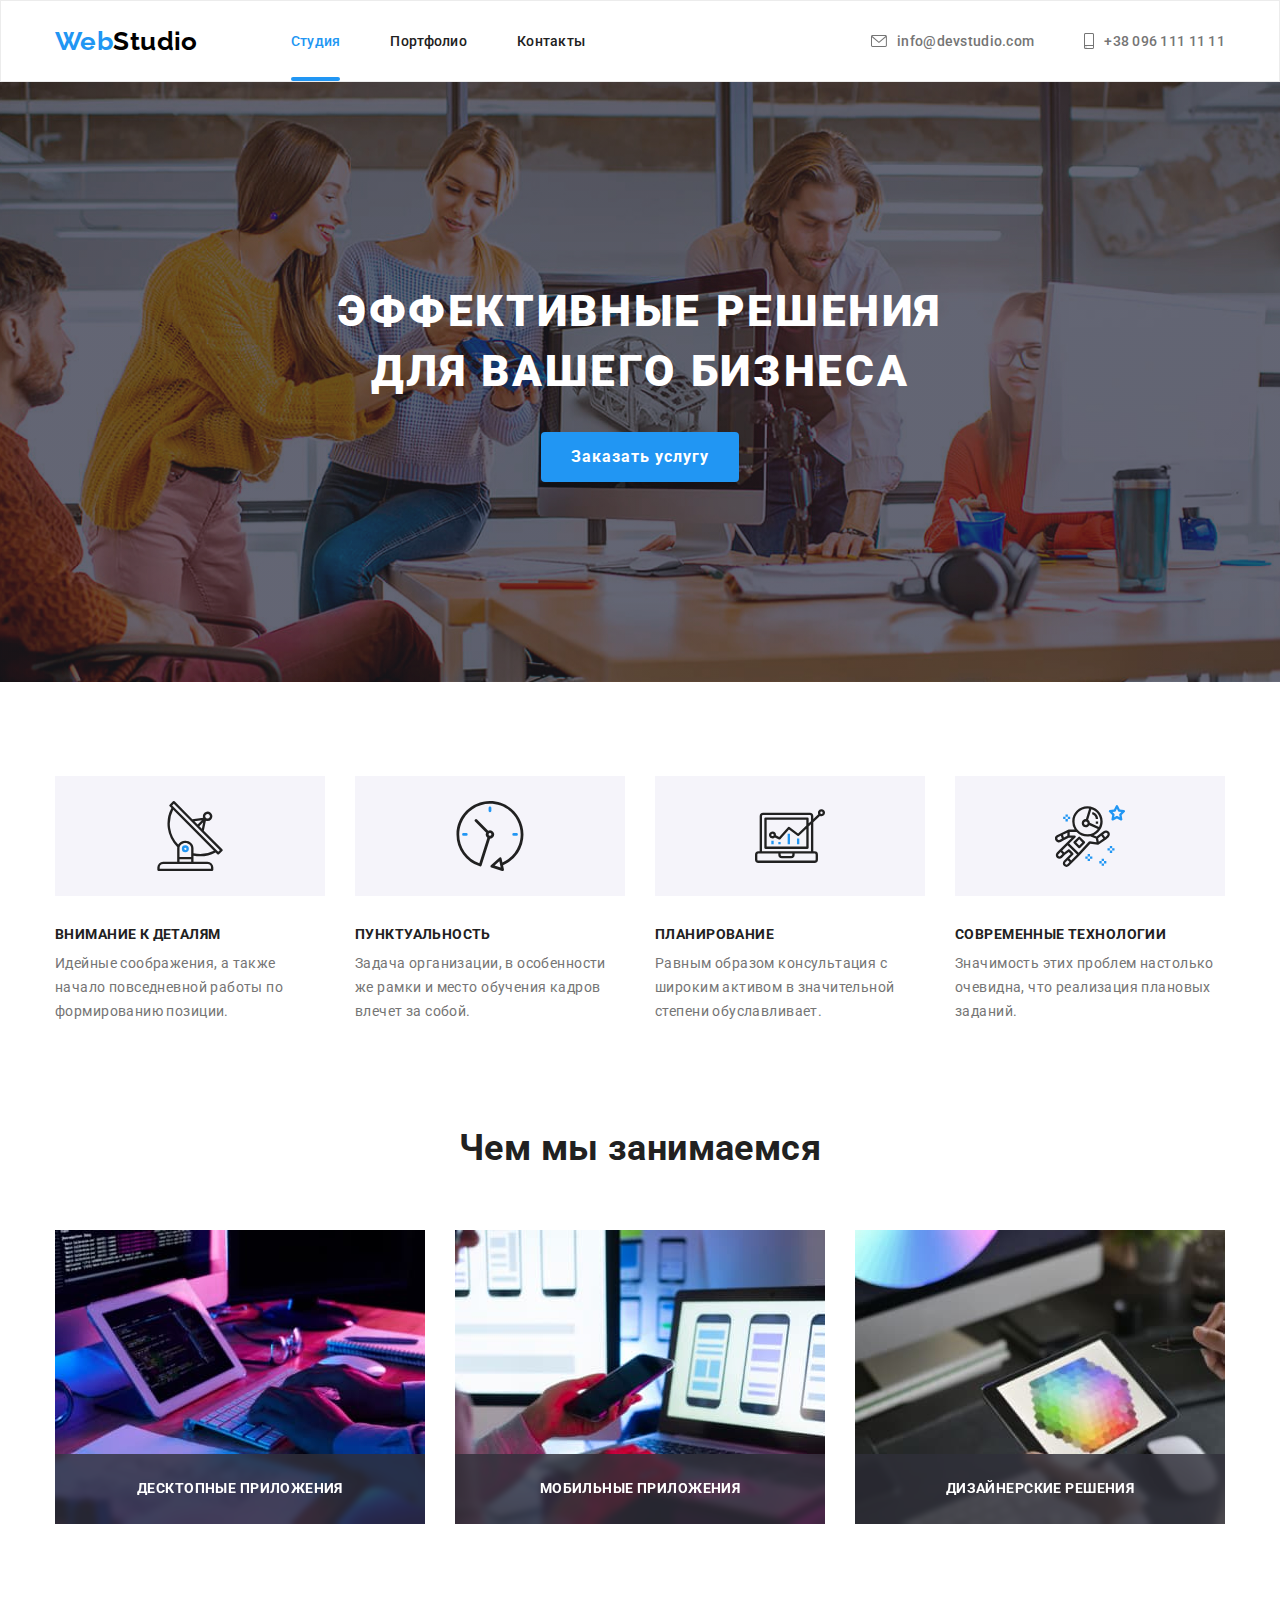
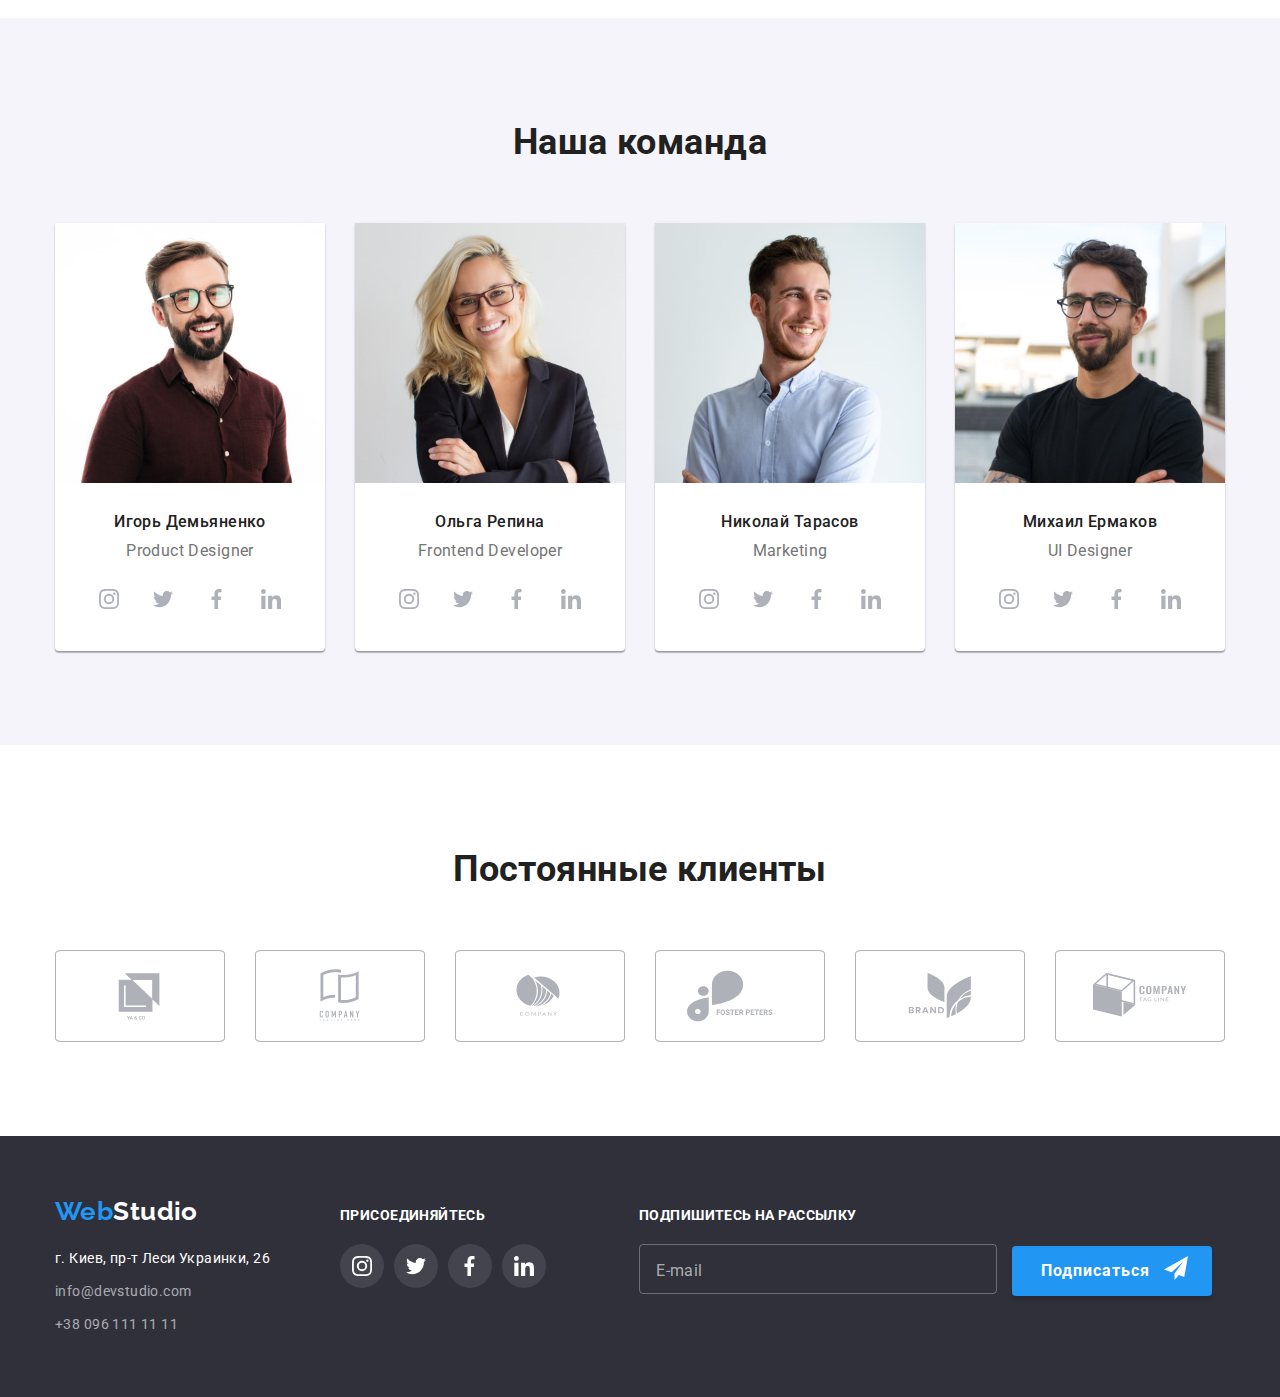
<file: index.html>
<!DOCTYPE html>
<html lang="ru">
  <head>
    <meta charset="UTF-8" />
    <meta http-equiv="X-UA-Compatible" content="IE=edge" />
    <meta name="viewport" content="width=device-width, initial-scale=1.0" />
    <title>Студия</title>
    <link rel="preconnect" href="https://fonts.googleapis.com" />
    <link rel="preconnect" href="https://fonts.gstatic.com" crossorigin />
    <!-- font styles start -->
    <link
      href="https://fonts.googleapis.com/css2?family=Raleway:wght@700&family=Roboto:wght@400;500;700;900&display=swap"
      rel="stylesheet"
    />
    <!-- font styles end -->

    <!-- normalize styles start -->
    <link
      rel="stylesheet"
      href="https://cdn.jsdelivr.net/npm/modern-normalize@1.1.0/modern-normalize.min.css"
    />
    <!-- normalize styles end -->

    <!-- custom styles start -->
    <link rel="stylesheet" href="./css/main.min.css" />
    <!-- custom styles end -->
  </head>

  <body data-body>
    <!-- Секція хедер -->
    <header class="header">
      <div class="container header__container">
        <!--Навігація  -->

        <nav class="nav">
          <a class="logo" href="./index.html" lang="en">
            Web<span class="logo--black nav__logo">Studio</span></a
          >
          <ul class="nav__list">
            <li class="nav__item lists">
              <a class="nav__link links nav__link--current" href="./index.html"
                >Студия</a
              >
            </li>

            <li class="nav__item lists">
              <a class="nav__link links" href="./portfolio.html">Портфолио</a>
            </li>
            <li class="nav__item lists">
              <a class="nav__link links" href="">Контакты</a>
            </li>
          </ul>
        </nav>
        <!-- Контакти -->
        <ul class="contact">
          <li class="contact__list lists">
            <a class="contact__item links" href="mailto:info@devstudio.com">
              <svg class="contact__icon" width="16" height="12">
                <use href="./images/icons.svg#icon-mail"></use>
              </svg>
              info@devstudio.com</a
            >
          </li>

          <li class="contact__list lists">
            <a class="contact__item links" href="tel:+380961111111">
              <svg class="contact__icon" width="10" height="16">
                <use href="./images/icons.svg#icon-tel"></use>
              </svg>
              +38 096 111 11 11</a
            >
          </li>
        </ul>
      </div>
    </header>

    <main>
      <!-- Секція Hero -->
      <section class="hero sections">
        <div class="container hero-box">
          <h1 class="hero__title">Эффективные решения для вашего бизнеса</h1>
          <button class="btn" type="button" data-modal-open>
            Заказать услугу
          </button>
        </div>
      </section>

      <!-- Секція переваги -->
      <section class="benefits sections">
        <div class="container">
          <h2 class="visually-hidden" hidden>Преимущества</h2>

          <ul class="lists benefits__list">
            <li class="benefits__item">
              <div class="benefits__wraper">
                <svg class="benefits__icon" width="70" height="70">
                  <use href="./images/icons.svg#icon-benefits1"></use>
                </svg>
              </div>
              <h3 class="benefits__title">Внимание к деталям</h3>
              <p class="benefits__text">
                Идейные соображения, а также начало повседневной работы по
                формированию позиции.
              </p>
            </li>

            <li class="benefits__item">
              <div class="benefits__wraper">
                <svg class="benefits__icon" width="70" height="70">
                  <use href="./images/icons.svg#icon-benefits2"></use>
                </svg>
              </div>
              <h3 class="benefits__title">Пунктуальность</h3>
              <p class="benefits__text">
                Задача организации, в особенности же рамки и место обучения
                кадров влечет за собой.
              </p>
            </li>

            <li class="benefits__item">
              <div class="benefits__wraper">
                <svg class="benefits__icon" width="70" height="70">
                  <use href="./images/icons.svg#icon-benefits3"></use>
                </svg>
              </div>
              <h3 class="benefits__title">Планирование</h3>
              <p class="benefits__text">
                Равным образом консультация с широким активом в значительной
                степени обуславливает.
              </p>
            </li>

            <li class="benefits__item">
              <div class="benefits__wraper">
                <svg class="benefits__icon" width="70" height="70">
                  <use href="./images/icons.svg#icon-benefits4"></use>
                </svg>
              </div>
              <h3 class="benefits__title">Современные технологии</h3>
              <p class="benefits__text">
                Значимость этих проблем настолько очевидна, что реализация
                плановых заданий.
              </p>
            </li>
          </ul>
        </div>
      </section>

      <!-- Секція чим ми займаємось -->

      <section class="doing">
        <div class="container">
          <h2 class="title">Чем мы занимаемся</h2>
          <ul class="doing__list">
            <li class="lists doing__item">
              <img
                src="./images/box-1.jpg"
                alt="Десктопные приложения"
                width="370"
                height="294"
              />

              <div class="doing-overlay">
                <p class="doing-overlay__text">Десктопные приложения</p>
              </div>
            </li>

            <li class="lists doing__item">
              <img
                src="./images/box-2.jpg"
                alt="Мобильные приложения"
                width="370"
                height="294"
              />

              <div class="doing-overlay">
                <p class="doing-overlay__text">Мобильные приложения</p>
              </div>
            </li>

            <li class="lists doing__item">
              <img
                src="./images/box-3.jpg"
                alt="Дизайнерские решения"
                width="370"
                height="294"
              />

              <div class="doing-overlay">
                <p class="doing-overlay__text">Дизайнерские решения</p>
              </div>
            </li>
          </ul>
        </div>
      </section>

      <!-- Секція наша команда -->

      <section class="sections team">
        <div class="container">
          <h2 class="title">Наша команда</h2>

          <ul class="team__list">
            <li class="lists team__item">
              <div class="team--shadow">
                <img
                  class="team__image"
                  src="./images/img-1.jpg"
                  alt="Игорь Демьяненко"
                  width="270"
                  height="260"
                />
                <div class="team__box">
                  <h3 class="team__title">Игорь Демьяненко</h3>
                  <p class="team__text" lang="en">Product Designer</p>

                  <ul class="social-contact">
                    <li class="social-contact__item">
                      <a
                        class="social-contact__link"
                        href=""
                        target="_blank"
                        rel="noopener noreferrer"
                        aria-label="Instagram"
                      >
                        <svg class="social-contact__img" width="20" height="20">
                          <use href="./images/icons.svg#icon-instagram"></use>
                        </svg>
                      </a>
                    </li>

                    <li class="social-contact__item">
                      <a
                        class="social-contact__link"
                        href=""
                        target="_blank"
                        rel="noopener noreferrer"
                        aria-label="twitter"
                      >
                        <svg class="social-contact__img" width="20" height="20">
                          <use href="./images/icons.svg#icon-twitter"></use>
                        </svg>
                      </a>
                    </li>

                    <li class="social-contact__item">
                      <a
                        class="social-contact__link"
                        href=""
                        target="_blank"
                        rel="noopener noreferrer"
                        aria-label="facebook"
                      >
                        <svg class="social-contact__img" width="20" height="20">
                          <use href="./images/icons.svg#icon-facebook"></use>
                        </svg>
                      </a>
                    </li>

                    <li class="social-contact__item">
                      <a
                        class="social-contact__link"
                        href=""
                        target="_blank"
                        rel="noopener noreferrer"
                        aria-label="linkedin"
                      >
                        <svg class="social-contact__img" width="20" height="20">
                          <use href="./images/icons.svg#icon-linkedin"></use>
                        </svg>
                      </a>
                    </li>
                  </ul>
                </div>
              </div>
            </li>

            <li class="lists team__item">
              <div class="team--shadow">
                <img
                  class="team__image"
                  src="./images/img-2.jpg"
                  alt="Ольга Репина"
                  width="270"
                  height="260"
                />
                <div class="team__box">
                  <h3 class="team__title">Ольга Репина</h3>
                  <p class="team__text" lang="en">Frontend Developer</p>

                  <ul class="social-contact">
                    <li class="social-contact__item">
                      <a
                        class="social-contact__link"
                        href=""
                        target="_blank"
                        rel="noopener noreferrer"
                        aria-label="Instagram"
                      >
                        <svg class="social-contact__img" width="20" height="20">
                          <use href="./images/icons.svg#icon-instagram"></use>
                        </svg>
                      </a>
                    </li>

                    <li class="social-contact__item">
                      <a
                        class="social-contact__link"
                        href=""
                        target="_blank"
                        rel="noopener noreferrer"
                        aria-label="twitter"
                      >
                        <svg class="social-contact__img" width="20" height="20">
                          <use href="./images/icons.svg#icon-twitter"></use>
                        </svg>
                      </a>
                    </li>

                    <li class="social-contact__item">
                      <a
                        class="social-contact__link"
                        href=""
                        target="_blank"
                        rel="noopener noreferrer"
                        aria-label="facebook"
                      >
                        <svg class="social-contact__img" width="20" height="20">
                          <use href="./images/icons.svg#icon-facebook"></use>
                        </svg>
                      </a>
                    </li>

                    <li class="social-contact__item">
                      <a
                        class="social-contact__link"
                        href=""
                        target="_blank"
                        rel="noopener noreferrer"
                        aria-label="linkedin"
                      >
                        <svg class="social-contact__img" width="20" height="20">
                          <use href="./images/icons.svg#icon-linkedin"></use>
                        </svg>
                      </a>
                    </li>
                  </ul>
                </div>
              </div>
            </li>

            <li class="lists team__item">
              <div class="team--shadow">
                <img
                  class="team__image"
                  src="./images/img3.jpg"
                  alt="Николай Тарасов"
                  width="270"
                  height="260"
                />
                <div class="team__box">
                  <h3 class="team__title">Николай Тарасов</h3>
                  <p class="team__text" lang="en">Marketing</p>

                  <ul class="social-contact">
                    <li class="social-contact__item">
                      <a
                        class="social-contact__link"
                        href=""
                        target="_blank"
                        rel="noopener noreferrer"
                        aria-label="Instagram"
                      >
                        <svg class="social-contact__img" width="20" height="20">
                          <use href="./images/icons.svg#icon-instagram"></use>
                        </svg>
                      </a>
                    </li>

                    <li class="social-contact__item">
                      <a
                        class="social-contact__link"
                        href=""
                        target="_blank"
                        rel="noopener noreferrer"
                        aria-label="twitter"
                      >
                        <svg class="social-contact__img" width="20" height="20">
                          <use href="./images/icons.svg#icon-twitter"></use>
                        </svg>
                      </a>
                    </li>

                    <li class="social-contact__item">
                      <a
                        class="social-contact__link"
                        href=""
                        target="_blank"
                        rel="noopener noreferrer"
                        aria-label="facebook"
                      >
                        <svg class="social-contact__img" width="20" height="20">
                          <use href="./images/icons.svg#icon-facebook"></use>
                        </svg>
                      </a>
                    </li>

                    <li class="social-contact__item">
                      <a
                        class="social-contact__link"
                        href=""
                        target="_blank"
                        rel="noopener noreferrer"
                        aria-label="linkedin"
                      >
                        <svg class="social-contact__img" width="20" height="20">
                          <use href="./images/icons.svg#icon-linkedin"></use>
                        </svg>
                      </a>
                    </li>
                  </ul>
                </div>
              </div>
            </li>

            <li class="lists team__item">
              <div class="team--shadow">
                <img
                  class="team__image"
                  src="./images/img-4.jpg"
                  alt="Михаил Ермако"
                  width="270"
                  height="260"
                />
                <div class="team__box">
                  <h3 class="team__title">Михаил Ермаков</h3>
                  <p class="team__text" lang="en">UI Designer</p>

                  <ul class="social-contact">
                    <li class="social-contact__item">
                      <a
                        class="social-contact__link"
                        href=""
                        target="_blank"
                        rel="noopener noreferrer"
                        aria-label="Instagram"
                      >
                        <svg class="social-contact__img" width="20" height="20">
                          <use href="./images/icons.svg#icon-instagram"></use>
                        </svg>
                      </a>
                    </li>

                    <li class="social-contact__item">
                      <a
                        class="social-contact__link"
                        href=""
                        target="_blank"
                        rel="noopener noreferrer"
                        aria-label="twitter"
                      >
                        <svg class="social-contact__img" width="20" height="20">
                          <use href="./images/icons.svg#icon-twitter"></use>
                        </svg>
                      </a>
                    </li>

                    <li class="social-contact__item">
                      <a
                        class="social-contact__link"
                        href=""
                        target="_blank"
                        rel="noopener noreferrer"
                        aria-label="facebook"
                      >
                        <svg class="social-contact__img" width="20" height="20">
                          <use href="./images/icons.svg#icon-facebook"></use>
                        </svg>
                      </a>
                    </li>

                    <li class="social-contact__item">
                      <a
                        class="social-contact__link"
                        href=""
                        target="_blank"
                        rel="noopener noreferrer"
                        aria-label="linkedin"
                      >
                        <svg class="social-contact__img" width="20" height="20">
                          <use href="./images/icons.svg#icon-linkedin"></use>
                        </svg>
                      </a>
                    </li>
                  </ul>
                </div>
              </div>
            </li>
          </ul>
        </div>
      </section>

      <!-- Секція Постійні клієнти -->

      <section class="sections clients">
        <div class="container">
          <h2 class="title">Постоянные клиенты</h2>
          <ul class="clients__list">
            <li class="clients__item">
              <a
                class="links clients__link"
                href="#"
                target="_blank"
                rel="noopener noreferrer"
                aria-label="Client1"
              >
                <svg class="clients__icon" width="106" height="60">
                  <use href="./images/icons.svg#icon-client1"></use>
                </svg>
              </a>
            </li>

            <li class="clients__item">
              <a
                class="links clients__link"
                href="#"
                target="_blank"
                rel="noopener noreferrer"
                aria-label="Client2"
              >
                <svg class="clients__icon" width="106" height="60">
                  <use href="./images/icons.svg#icon-client2"></use>
                </svg>
              </a>
            </li>

            <li class="clients__item">
              <a
                class="links clients__link"
                href="#"
                target="_blank"
                rel="noopener noreferrer"
                aria-label="Client3"
              >
                <svg class="clients__icon" width="106" height="60">
                  <use href="./images/icons.svg#icon-client3"></use>
                </svg>
              </a>
            </li>

            <li class="clients__item">
              <a
                class="links clients__link"
                href="#"
                target="_blank"
                rel="noopener noreferrer"
                aria-label="Client4"
              >
                <svg class="clients__icon" width="106" height="60">
                  <use href="./images/icons.svg#icon-client4"></use>
                </svg>
              </a>
            </li>

            <li class="clients__item">
              <a
                class="links clients__link"
                href="#"
                target="_blank"
                rel="noopener noreferrer"
                aria-label="Client5"
              >
                <svg class="clients__icon" width="106" height="60">
                  <use href="./images/icons.svg#icon-client5"></use>
                </svg>
              </a>
            </li>

            <li class="clients__item">
              <a
                class="links clients__link"
                href="#"
                target="_blank"
                rel="noopener noreferrer"
                aria-label="Client6"
              >
                <svg class="clients__icon" width="106" height="60">
                  <use href="./images/icons.svg#icon-client6"></use>
                </svg>
              </a>
            </li>
          </ul>
        </div>
      </section>
    </main>
    <!-- Секція футер -->

    <footer class="footer">
      <div class="container footer-container">
        <div>
          <a href="./index.html" lang="en" class="logo">
            Web<span class="logo--white footer__logo">Studio</span></a
          >
          <address>
            <ul class="lists">
              <li class="footer-list">
                <a
                  class="links address"
                  href="https://goo.gl/maps/wfiKkDKAyTFL9xXX8"
                  target="_blank"
                  rel="noopener noreferrer"
                >
                  г. Киев, пр-т Леси Украинки, 26
                </a>
              </li>
              <li class="footer-list">
                <a class="links footer-link" href="mailto:info@devstudio.com"
                  >info@devstudio.com</a
                >
              </li>
              <li class="footer-list">
                <a class="links footer-link" href="tel:+380961111111"
                  >+38 096 111 11 11</a
                >
              </li>
            </ul>
          </address>
        </div>

        <div class="footer-contacts">
          <h3 class="footer-contacts__title">присоединяйтесь</h3>
          <ul class="footer-contacts__list">
            <li class="footer-contacts__item">
              <a
                class="footer-contacts__link"
                href=""
                target="_blank"
                rel="noopener noreferrer"
                aria-label="Instagram"
              >
                <svg class="footer-contacts__svg" width="20" height="20">
                  <use href="./images/icons.svg#icon-instagram"></use>
                </svg>
              </a>
            </li>

            <li class="footer-contacts__item">
              <a
                class="footer-contacts__link"
                href=""
                target="_blank"
                rel="noopener noreferrer"
                aria-label="Twitter"
              >
                <svg class="footer-contacts__svg" width="20" height="20">
                  <use href="./images/icons.svg#icon-twitter"></use>
                </svg>
              </a>
            </li>

            <li class="footer-contacts__item">
              <a
                class="footer-contacts__link"
                href=""
                target="_blank"
                rel="noopener noreferrer"
                aria-label="Facebook"
              >
                <svg class="footer-contacts__svg" width="20" height="20">
                  <use href="./images/icons.svg#icon-facebook"></use>
                </svg>
              </a>
            </li>

            <li class="footer-contacts__item">
              <a
                class="footer-contacts__link"
                href=""
                target="_blank"
                rel="noopener noreferrer"
                aria-label="linkedin"
              >
                <svg class="footer-contacts__svg" width="20" height="20">
                  <use href="./images/icons.svg#icon-linkedin"></use>
                </svg>
              </a>
            </li>
          </ul>
        </div>

        <div class="footer-form">
          <h3 class="footer-mail-title">Подпишитесь на рассылку</h3>
          <div class="footer-form-group">
            <form class="footer-form-mail" name="subscription-form">
              <div class="footer-field-group">
                <label>
                  <input
                    class="footer-input-field"
                    type="email"
                    name="user-email"
                    placeholder="E-mail"
                  />
                </label>
                <button class="btn footer-form-button" type="submit">
                  Подписаться
                </button>
                <svg class="send-img" width="24" height="24">
                  <use href="./images/icons.svg#icon-send"></use>
                </svg>
              </div>
            </form>
          </div>
        </div>
      </div>
    </footer>

    <!-- modal window -->

    <div class="backdrop is-hidden" data-modal>
      <div class="modal">
        <button class="modal-close-btn" type="button" data-modal-close>
          <svg class="modal-close-svg" width="11" height="11">
            <use href="./images/icons.svg#icon-close-icon"></use>
          </svg>
        </button>

        <div class="modal-form-group">
          <strong class="modal-form-title"
            >Оставьте свои данные, мы вам перезвоним</strong
          >
          <form class="modal-form" action="">
            <label class="modal-contact-group">
              <span class="modal-form-text">Имя</span>
              <input class="modal-contact-item" type="text" name="user-name" />
              <svg class="modal-contact-svg" width="12" height="12">
                <use href="./images/icons.svg#icon-user-name"></use>
              </svg>
            </label>

            <label class="modal-contact-group">
              <span class="modal-form-text">Телефон</span>
              <input class="modal-contact-item" type="tel" name="user-phone" />
              <svg class="modal-contact-svg" width="12" height="12">
                <use href="./images/icons.svg#icon-telephone-contact"></use>
              </svg>
            </label>

            <label class="modal-contact-group">
              <span class="modal-form-text">Почта</span>
              <input
                class="modal-contact-item"
                type="email"
                name="user-email"
              />
              <svg class="modal-contact-svg" width="12" height="12">
                <use href="./images/icons.svg#icon-email-contact"></use>
              </svg>
            </label>

            <label class="modal-contact-group modal-message">
              <span class="modal-form-text">Комментарий</span>
              <textarea
                class="modal-message-item"
                name="user-message"
                placeholder="Введите текст"
                cols="30"
                rows="10"
              ></textarea>
            </label>

            <label class="form-checkbox">
              <input
                class="form-checkbox-input visually-hidden"
                type="checkbox"
                name="user-agreement"
              />
              <span class="form-checkbox-custom-checkbox">
                <svg class="form-checkbox-icon" width="16" height="15">
                  <use href="./images/icons.svg#icon-check-mark"></use>
                </svg>
              </span>
              <span class="form-checkbox-agreement"
                >Соглашаюсь с рассылкой и принимаю
                <a class="form-checkbox-link links" href=""
                  >Условия договора</a
                ></span
              >
            </label>
            <button class="modal-form-button" type="submit">Отправить</button>
          </form>
        </div>
      </div>
    </div>

    <script src="./js/modal.js"></script>
  </body>
</html>
</file>
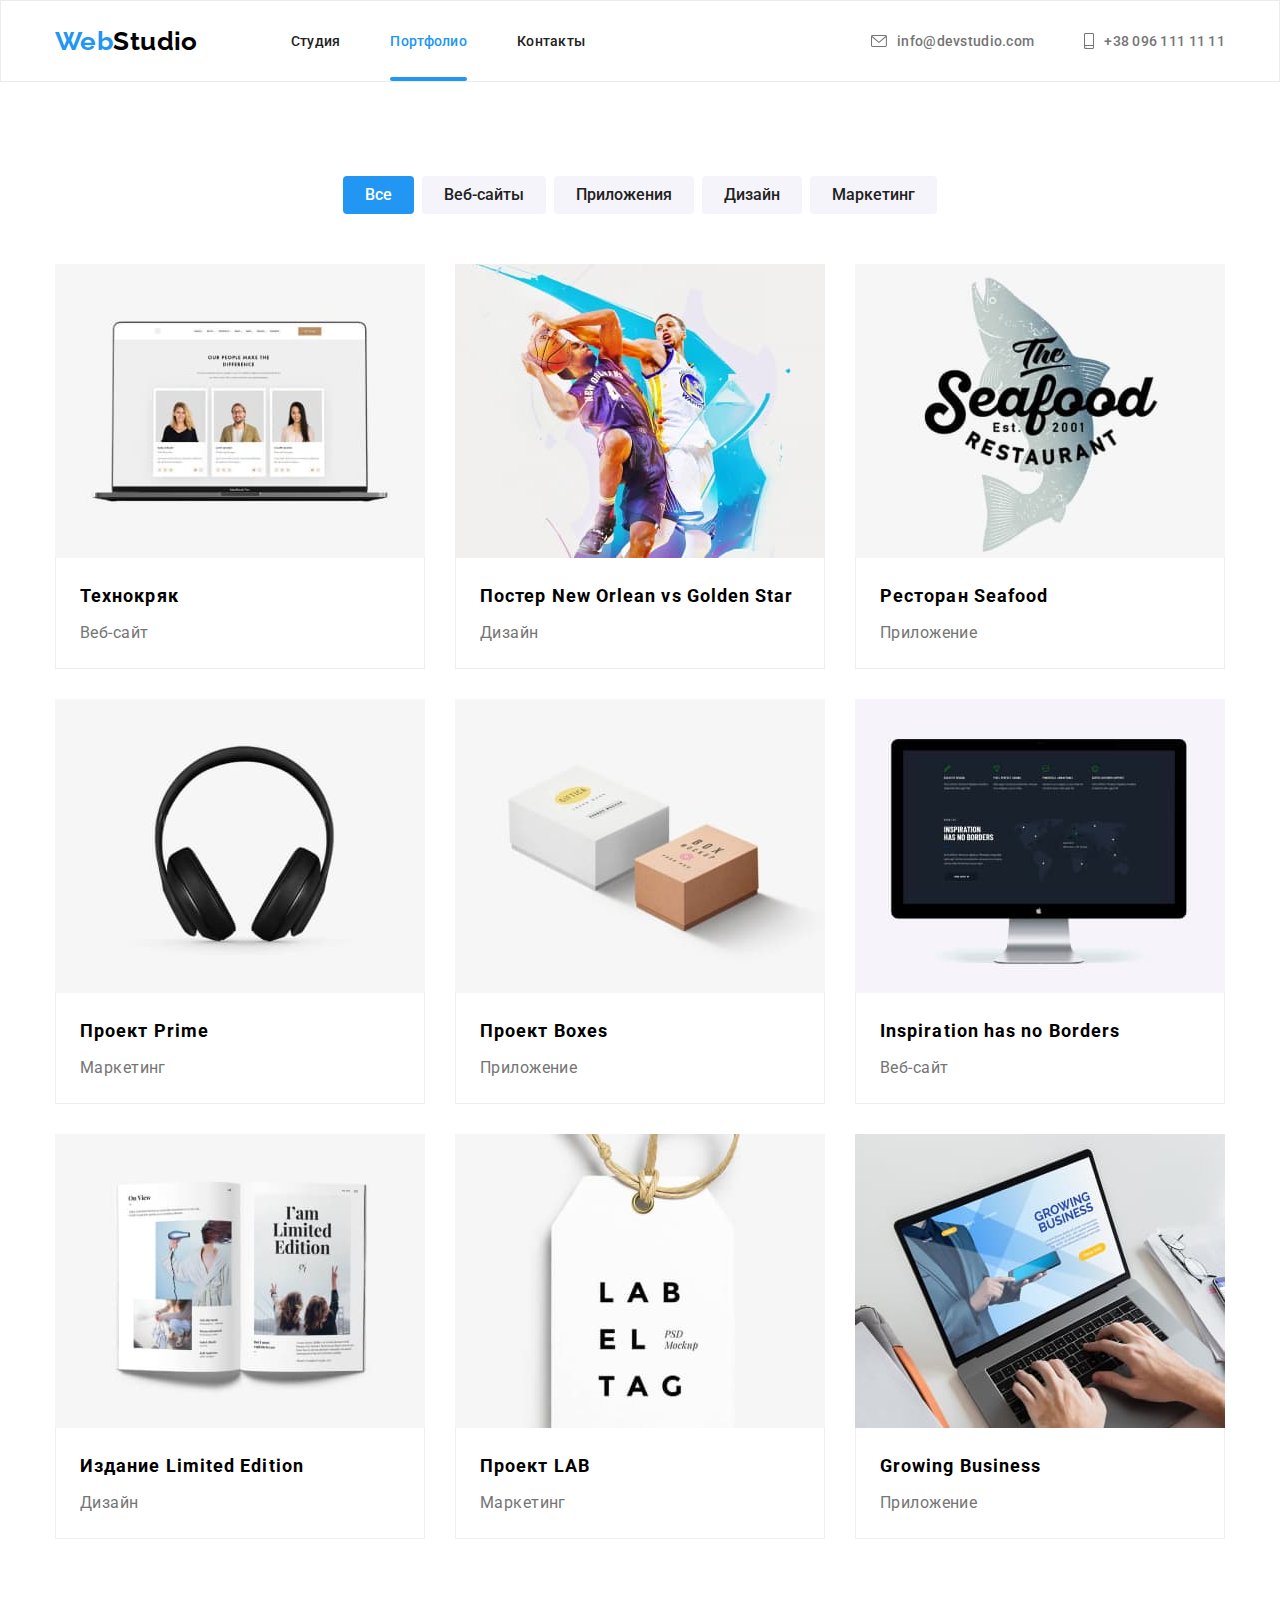
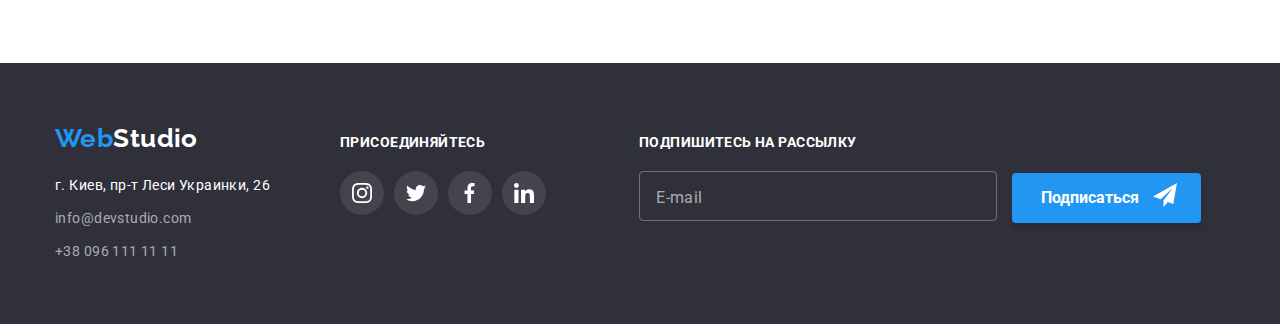
<file: portfolio.html>
<!DOCTYPE html>
<html lang="ru">
  <head>
    <meta charset="UTF-8" />
    <meta http-equiv="X-UA-Compatible" content="IE=edge" />
    <meta name="viewport" content="width=device-width, initial-scale=1.0" />
    <title>Студия</title>
    <link rel="preconnect" href="https://fonts.googleapis.com" />
    <link rel="preconnect" href="https://fonts.gstatic.com" crossorigin />
    <!-- font styles start -->
    <link
      href="https://fonts.googleapis.com/css2?family=Raleway:wght@700&family=Roboto:wght@400;500;700;900&display=swap"
      rel="stylesheet"
    />
    <!-- font styles end -->

    <!-- normalize styles start -->
    <link
      rel="stylesheet"
      href="https://cdn.jsdelivr.net/npm/modern-normalize@1.1.0/modern-normalize.min.css"
    />
    <!-- normalize styles end -->

    <!-- custom styles start -->
    <link rel="stylesheet" href="./css/main.min.css" />
    <!-- custom styles end -->
  </head>

  <body>
    <!-- Секція хедер -->
    <header class="header">
      <div class="container header__container">
        <!--Навігація  -->

        <nav class="nav">
          <a class="logo" href="./index.html" lang="en">
            Web<span class="logo--black nav__logo">Studio</span></a
          >
          <ul class="nav__list">
            <li class="nav__item lists">
              <a class="nav__link links" href="./index.html">Студия</a>
            </li>

            <li class="nav__item lists">
              <a
                class="nav__link links nav__link--current"
                href="./portfolio.html"
                >Портфолио</a
              >
            </li>
            <li class="nav__item lists">
              <a class="nav__link links" href="">Контакты</a>
            </li>
          </ul>
        </nav>
        <!-- Контакти -->
        <ul class="contact">
          <li class="contact__list lists">
            <a class="contact__item links" href="mailto:info@devstudio.com">
              <svg class="contact__icon" width="16" height="12">
                <use href="./images/icons.svg#icon-mail"></use>
              </svg>
              info@devstudio.com</a
            >
          </li>

          <li class="contact__list lists">
            <a class="contact__item links" href="tel:+380961111111">
              <svg class="contact__icon" width="10" height="16">
                <use href="./images/icons.svg#icon-tel"></use>
              </svg>
              +38 096 111 11 11</a
            >
          </li>
        </ul>
      </div>
    </header>

    <!-- Секція унікального контенту -->

    <main>
      <!-- Секція меню -->
      <section class="sections">
        <div class="container">
          <h1 class="visually-hidden" hidden>Портфолио</h1>

          <ul class="menu">
            <li class="menu__item">
              <button class="menu__button menu__button--active" type="button">
                Все
              </button>
            </li>

            <li class="menu__item">
              <button class="menu__button" type="button">Веб-сайты</button>
            </li>

            <li class="menu__item">
              <button class="menu__button" type="button">Приложения</button>
            </li>

            <li class="menu__item">
              <button class="menu__button" type="button">Дизайн</button>
            </li>

            <li class="menu__item">
              <button class="menu__button" type="button">Маркетинг</button>
            </li>
          </ul>

          <!-- Портфоліо -->

          <ul class="portfolio">
            <!-- 1 -->
            <li class="lists portfolio__item">
              <a
                class="links portfolio__link"
                href="#"
                target="_blank"
                rel="noopener noreferrer"
                aria-label="Веб-сайт Технокряк"
              >
                <div class="overlay">
                  <img
                    class="portfolio__pic"
                    src="./images/portfolio/portfolio-1.jpg"
                    width="370"
                    height="294"
                    alt="Веб-сайт Технокряк"
                  />

                  <div class="overlay__box">
                    <p class="overlay__desc">
                      Ресурс предлагает комплексные предложения с разным уровнем
                      функционала и сервисов. Все это позволит посетителю
                      получить исчерпывающие сведения о компании или частном
                      лице.
                    </p>
                  </div>
                </div>

                <div class="portfolio__wraper">
                  <h2 class="portfolio__title">Технокряк</h2>
                  <p class="portfolio__text">Веб-сайт</p>
                </div>
              </a>
            </li>
            <!-- 2 -->
            <li class="lists portfolio__item">
              <a
                class="links portfolio__link"
                href="#"
                target="_blank"
                rel="noopener noreferrer"
                aria-label="Постер New Orlean vs Golden Star"
              >
                <div class="overlay">
                  <img
                    class="portfolio__pic"
                    src="./images/portfolio/portfolio-2.jpg"
                    width="370"
                    height="294"
                    alt="Постер New Orlean vs Golden Star"
                  />

                  <div class="overlay__box">
                    <p class="overlay__desc">
                      Ресурс предлагает комплексные предложения с разным уровнем
                      функционала и сервисов. Все это позволит посетителю
                      получить исчерпывающие сведения о компании или частном
                      лице.
                    </p>
                  </div>
                </div>

                <div class="portfolio__wraper">
                  <h2 class="portfolio__title">
                    Постер New Orlean vs Golden Star
                  </h2>
                  <p class="portfolio__text">Дизайн</p>
                </div>
              </a>
            </li>
            <!-- 3 -->
            <li class="lists portfolio__item">
              <a
                class="links portfolio__link"
                href="#"
                target="_blank"
                rel="noopener noreferrer"
                aria-label="Приложение Ресторан Seafood"
              >
                <div class="overlay">
                  <img
                    class="portfolio__pic"
                    src="./images/portfolio/portfolio-3.jpg"
                    width="370"
                    height="294"
                    alt="Приложение Ресторан Seafood"
                  />

                  <div class="overlay__box">
                    <p class="overlay__desc">
                      Ресурс предлагает комплексные предложения с разным уровнем
                      функционала и сервисов. Все это позволит посетителю
                      получить исчерпывающие сведения о компании или частном
                      лице.
                    </p>
                  </div>
                </div>

                <div class="portfolio__wraper">
                  <h2 class="portfolio__title">Ресторан Seafood</h2>
                  <p class="portfolio__text">Приложение</p>
                </div>
              </a>
            </li>
            <!-- 4 -->
            <li class="lists portfolio__item">
              <a
                class="links portfolio__link"
                href="#"
                target="_blank"
                rel="noopener noreferrer"
                aria-label="Проект Prime Маркетинг"
              >
                <div class="overlay">
                  <img
                    class="portfolio__pic"
                    src="./images/portfolio/portfolio-4.jpg"
                    width="370"
                    height="294"
                    alt="Проект Prime Маркетинг"
                  />
                  <div class="overlay__box">
                    <p class="overlay__desc">
                      Ресурс предлагает комплексные предложения с разным уровнем
                      функционала и сервисов. Все это позволит посетителю
                      получить исчерпывающие сведения о компании или частном
                      лице.
                    </p>
                  </div>
                </div>

                <div class="portfolio__wraper">
                  <h2 class="portfolio__title">Проект Prime</h2>
                  <p class="portfolio__text">Маркетинг</p>
                </div>
              </a>
            </li>
            <!-- 5 -->
            <li class="lists portfolio__item">
              <a
                class="links portfolio__link"
                href="#"
                target="_blank"
                rel="noopener noreferrer"
                aria-label="Приложение Проект Boxes"
              >
                <div class="overlay">
                  <img
                    class="portfolio__pic"
                    src="./images/portfolio/portfolio-5.jpg"
                    width="370"
                    height="294"
                    alt="Приложение Проект Boxes"
                  />
                  <div class="overlay__box">
                    <p class="overlay__desc">
                      Ресурс предлагает комплексные предложения с разным уровнем
                      функционала и сервисов. Все это позволит посетителю
                      получить исчерпывающие сведения о компании или частном
                      лице.
                    </p>
                  </div>
                </div>

                <div class="portfolio__wraper">
                  <h2 class="portfolio__title">Проект Boxes</h2>
                  <p class="portfolio__text">Приложение</p>
                </div>
              </a>
            </li>
            <!-- 6 -->
            <li class="lists portfolio__item">
              <a
                class="links portfolio__link"
                href="#"
                target="_blank"
                rel="noopener noreferrer"
                aria-label="Веб-сайт Inspiration has no Borders"
              >
                <div class="overlay">
                  <img
                    class="portfolio__pic"
                    src="./images/portfolio/portfolio-6.jpg"
                    width="370"
                    height="294"
                    alt="Веб-сайт Inspiration has no Borders"
                  />
                  <div class="overlay__box">
                    <p class="overlay__desc">
                      Ресурс предлагает комплексные предложения с разным уровнем
                      функционала и сервисов. Все это позволит посетителю
                      получить исчерпывающие сведения о компании или частном
                      лице.
                    </p>
                  </div>
                </div>

                <div class="portfolio__wraper">
                  <h2 class="portfolio__title">Inspiration has no Borders</h2>
                  <p class="portfolio__text">Веб-сайт</p>
                </div>
              </a>
            </li>
            <!-- 7 -->
            <li class="lists portfolio__item">
              <a
                class="links portfolio__link"
                href="#"
                target="_blank"
                rel="noopener noreferrer"
                aria-label="Дизайн Издание Limited Edition"
              >
                <div class="overlay">
                  <img
                    class="portfolio__pic"
                    src="./images/portfolio/portfolio-7.jpg"
                    width="370"
                    height="294"
                    alt="Дизайн Издание Limited Edition"
                  />
                  <div class="overlay__box">
                    <p class="overlay__desc">
                      Ресурс предлагает комплексные предложения с разным уровнем
                      функционала и сервисов. Все это позволит посетителю
                      получить исчерпывающие сведения о компании или частном
                      лице.
                    </p>
                  </div>
                </div>

                <div class="portfolio__wraper">
                  <h2 class="portfolio__title">Издание Limited Edition</h2>
                  <p class="portfolio__text">Дизайн</p>
                </div>
              </a>
            </li>
            <!-- 8 -->
            <li class="lists portfolio__item">
              <a
                class="links portfolio__link"
                href="#"
                target="_blank"
                rel="noopener noreferrer"
                aria-label="Маркетинг Проект LAB"
              >
                <div class="overlay">
                  <img
                    class="portfolio__pic"
                    src="./images/portfolio/portfolio-8.jpg"
                    width="370"
                    height="294"
                    alt="Маркетинг Проект LAB"
                  />
                  <div class="overlay__box">
                    <p class="overlay__desc">
                      Ресурс предлагает комплексные предложения с разным уровнем
                      функционала и сервисов. Все это позволит посетителю
                      получить исчерпывающие сведения о компании или частном
                      лице.
                    </p>
                  </div>
                </div>

                <div class="portfolio__wraper">
                  <h2 class="portfolio__title">Проект LAB</h2>
                  <p class="portfolio__text">Маркетинг</p>
                </div>
              </a>
            </li>
            <!-- 9 -->
            <li class="lists portfolio__item">
              <a
                class="links portfolio__link"
                href="#"
                target="_blank"
                rel="noopener noreferrer"
                aria-label="Приложение Growing Business"
              >
                <div class="overlay">
                  <img
                    class="portfolio__pic"
                    src="./images/portfolio/portfolio-9.jpg"
                    width="370"
                    height="294"
                    alt="Приложение Growing Business"
                  />
                  <div class="overlay__box">
                    <p class="overlay__desc">
                      Ресурс предлагает комплексные предложения с разным уровнем
                      функционала и сервисов. Все это позволит посетителю
                      получить исчерпывающие сведения о компании или частном
                      лице.
                    </p>
                  </div>
                </div>

                <div class="portfolio__wraper">
                  <h2 class="portfolio__title">Growing Business</h2>
                  <p class="portfolio__text">Приложение</p>
                </div>
              </a>
            </li>
          </ul>
        </div>
      </section>
    </main>

    <!-- Секція футер -->

    <footer class="footer">
      <div class="container footer-container">
        <div>
          <a href="./index.html" lang="en" class="logo">
            Web<span class="logo--white footer__logo">Studio</span></a
          >
          <address>
            <ul class="lists">
              <li class="footer-list">
                <a
                  class="links address"
                  href="https://goo.gl/maps/wfiKkDKAyTFL9xXX8"
                  target="_blank"
                  rel="noopener noreferrer"
                >
                  г. Киев, пр-т Леси Украинки, 26
                </a>
              </li>
              <li class="footer-list">
                <a class="links footer-link" href="mailto:info@devstudio.com"
                  >info@devstudio.com</a
                >
              </li>
              <li class="footer-list">
                <a class="links footer-link" href="tel:+380961111111"
                  >+38 096 111 11 11</a
                >
              </li>
            </ul>
          </address>
        </div>

        <div class="footer-contacts">
          <h3 class="footer-contacts__title">присоединяйтесь</h3>
          <ul class="footer-contacts__list">
            <li class="footer-contacts__item">
              <a
                class="footer-contacts__link"
                href=""
                target="_blank"
                rel="noopener noreferrer"
                aria-label="Instagram"
              >
                <svg class="footer-contacts__svg" width="20" height="20">
                  <use href="./images/icons.svg#icon-instagram"></use>
                </svg>
              </a>
            </li>

            <li class="footer-contacts__item">
              <a
                class="footer-contacts__link"
                href=""
                target="_blank"
                rel="noopener noreferrer"
                aria-label="Twitter"
              >
                <svg class="footer-contacts__svg" width="20" height="20">
                  <use href="./images/icons.svg#icon-twitter"></use>
                </svg>
              </a>
            </li>

            <li class="footer-contacts__item">
              <a
                class="footer-contacts__link"
                href=""
                target="_blank"
                rel="noopener noreferrer"
                aria-label="Facebook"
              >
                <svg class="footer-contacts__svg" width="20" height="20">
                  <use href="./images/icons.svg#icon-facebook"></use>
                </svg>
              </a>
            </li>

            <li class="footer-contacts__item">
              <a
                class="footer-contacts__link"
                href=""
                target="_blank"
                rel="noopener noreferrer"
                aria-label="linkedin"
              >
                <svg class="footer-contacts__svg" width="20" height="20">
                  <use href="./images/icons.svg#icon-linkedin"></use>
                </svg>
              </a>
            </li>
          </ul>
        </div>

        <div class="footer-form">
          <h3 class="footer-mail-title">Подпишитесь на рассылку</h3>
          <div class="footer-form-group">
            <form class="footer-form-mail" name="subscription-form">
              <div class="footer-field-group">
                <label>
                  <input
                    class="footer-input-field"
                    type="email"
                    name="user-email"
                    placeholder="E-mail"
                  />
                </label>
                <button class="footer-form-button" type="submit">
                  Подписаться
                </button>
                <svg class="send-img" width="24" height="24">
                  <use href="./images/icons.svg#icon-send"></use>
                </svg>
              </div>
            </form>
          </div>
        </div>
      </div>
    </footer>
  </body>
</html>
</file>
<file: css/main.min.css>
:root{--main-font: Roboto, sans-serif;--secondary-font: Raleway;--light-grey-txt-cl: #757575;--dark-grey-txt-cl: #212121;--black-txt-cl: #000000;--accent-cl: #2196f3;--white-txt-cl: #ffffff;--main-bg-cl: #ffffff;--secondary-bg-cl: #2f303a;--additional-bg-cl: #f5f4fa;--header-border-cl: #ececec}.visually-hidden{position:absolute;width:1px;height:1px;margin:-1px;border:0;padding:0;white-space:nowrap;-webkit-clip-path:inset(100%);clip-path:inset(100%);clip:rect(0, 0, 0, 0);overflow:hidden}body{font-family:var(--main-font);font-size:14px;letter-spacing:.03em;background-color:var(--main-bg-cl);color:var(--light-grey-txt-cl)}body.no-scroll{overflow:hidden}html{-webkit-box-sizing:border-box;box-sizing:border-box}*::after,*::before{-webkit-box-sizing:inherit;box-sizing:inherit}h1,h2,h3,h4,h5,h6,p{margin:0}img{display:block;max-width:100%;height:auto}ul{list-style:none;padding-left:0;margin:0}.links{text-decoration:none;color:inherit}.lists{list-style:none;margin:0;padding:0}.btn{font-family:inherit;font-weight:700;font-size:16px;line-height:1.88;background-color:var(--accent-cl);color:var(--main-bg-cl);border:none;cursor:pointer;letter-spacing:.06em;text-align:center;-webkit-box-shadow:0px 4px 4px rgba(0,0,0,.15);box-shadow:0px 4px 4px rgba(0,0,0,.15);border-radius:4px;padding:10px 30px}.footer-form-button{color:var(--white-txt-cl);background-color:var(--accent-cl);padding:10px 62px 10px 29px;border-radius:4px;border:none;font-family:inherit;font-weight:700;font-size:16px;line-height:1.9;font-style:normal;cursor:pointer;-webkit-box-shadow:0px 4px 4px rgba(0,0,0,.15);box-shadow:0px 4px 4px rgba(0,0,0,.15)}.modal-form-button{display:block;color:var(--white-txt-cl);background-color:var(--accent-cl);padding:10px 55px 10px 55px;border-radius:4px;border:none;font-family:inherit;font-weight:700;font-size:16px;line-height:1.9;font-style:normal;cursor:pointer;-webkit-box-shadow:0px 4px 4px rgba(0,0,0,.15);box-shadow:0px 4px 4px rgba(0,0,0,.15);width:200px;margin-left:auto;margin-right:auto}.sections{padding-top:94px;padding-bottom:94px}.doing{padding-top:0px;padding-bottom:94px}.header{border:1px solid var(--header-border-cl)}.container{width:1200px;margin-left:auto;margin-right:auto;padding-left:15px;padding-right:15px}.header__container{display:-webkit-box;display:-ms-flexbox;display:flex;-webkit-box-align:center;-ms-flex-align:center;align-items:center}.footer-container{display:-webkit-box;display:-ms-flexbox;display:flex;-webkit-box-align:baseline;-ms-flex-align:baseline;align-items:baseline}.social-contact{display:-webkit-box;display:-ms-flexbox;display:flex;-webkit-box-pack:center;-ms-flex-pack:center;justify-content:center}.social-contact__item:not(:last-child){margin-right:10px}.social-contact__link{display:-webkit-box;display:-ms-flexbox;display:flex;-webkit-box-align:center;-ms-flex-align:center;align-items:center;-webkit-box-pack:center;-ms-flex-pack:center;justify-content:center;width:44px;height:44px;background-color:var(--main-bg-cl);border-radius:50%;fill:#afb1b8;-webkit-transition-property:background-color;transition-property:background-color;-webkit-transition-duration:250ms;transition-duration:250ms;-webkit-transition-timing-function:cubic-bezier(0.4, 0, 0.2, 1);transition-timing-function:cubic-bezier(0.4, 0, 0.2, 1)}.social-contact__link:hover,.social-contact__link:focus{background-color:var(--accent-cl)}.social-contact__img{-webkit-transition-property:fill;transition-property:fill;-webkit-transition-duration:250ms;transition-duration:250ms;-webkit-transition-timing-function:cubic-bezier(0.4, 0, 0.2, 1);transition-timing-function:cubic-bezier(0.4, 0, 0.2, 1)}.social-contact__link:hover .social-contact__img,.social-contact__link:focus .social-contact__img{fill:var(--white-txt-cl)}.footer-contacts{margin-left:70px}.footer-contacts__title{font-style:normal;font-weight:700;font-size:14px;line-height:1.14;letter-spacing:.03em;text-transform:uppercase;margin-bottom:20px}.footer-contacts__list{display:-webkit-box;display:-ms-flexbox;display:flex;-webkit-box-align:center;-ms-flex-align:center;align-items:center}.footer-contacts__link{display:-webkit-box;display:-ms-flexbox;display:flex;-webkit-box-align:center;-ms-flex-align:center;align-items:center;-webkit-box-pack:center;-ms-flex-pack:center;justify-content:center;width:44px;height:44px;background-color:rgba(250,250,250,.1);border-radius:50%;fill:var(--white-txt-cl);-webkit-transition-property:background-color;transition-property:background-color;-webkit-transition-duration:250ms;transition-duration:250ms;-webkit-transition-timing-function:cubic-bezier(0.4, 0, 0.2, 1);transition-timing-function:cubic-bezier(0.4, 0, 0.2, 1)}.footer-contacts__item:not(:last-child){margin-right:10px}.footer-contacts__link:hover,.footer-contacts__link:focus{background-color:var(--accent-cl)}.title{font-size:36px;line-height:1.71;color:var(--dark-grey-txt-cl);text-align:center;margin-bottom:50px}.backdrop{position:fixed;top:0;left:0;width:100%;height:100%;background-color:rgba(0,0,0,.25);z-index:1000;opacity:1;visibility:visible;pointer-events:initial;-webkit-transition:opacity 250ms cubic-bezier(0.4, 0, 0.2, 1),visibility 250ms cubic-bezier(0.4, 0, 0.2, 1);transition:opacity 250ms cubic-bezier(0.4, 0, 0.2, 1),visibility 250ms cubic-bezier(0.4, 0, 0.2, 1)}.backdrop.is-hidden{opacity:0;visibility:hidden;pointer-events:none}.modal{position:absolute;padding:40px;top:50%;left:50%;-webkit-transform:translate(-50%, -50%);transform:translate(-50%, -50%);min-width:528px;min-height:581px;background-color:var(--main-bg-cl);border-radius:4px;-webkit-box-shadow:0px 4px 4px 0px rgba(0,0,0,.25);box-shadow:0px 4px 4px 0px rgba(0,0,0,.25)}.modal-close-btn{position:absolute;top:8px;right:8px;width:30px;height:30px;border-radius:50%;display:-webkit-box;display:-ms-flexbox;display:flex;-webkit-box-align:center;-ms-flex-align:center;align-items:center;-webkit-box-pack:center;-ms-flex-pack:center;justify-content:center;background-color:var(--main-bg-cl);border:1px solid rgba(0,0,0,.1);padding:0;cursor:pointer;outline:rgba(0,0,0,0);-webkit-transition-property:color;transition-property:color;-webkit-transition-duration:250ms;transition-duration:250ms;-webkit-transition-timing-function:cubic-bezier(0.4, 0, 0.2, 1);transition-timing-function:cubic-bezier(0.4, 0, 0.2, 1)}.modal-close-btn:hover,.modal-close-btn:focus{color:var(--accent-cl)}.modal-close-svg{fill:currentColor}.modal-form-title{display:block;margin-bottom:12px;text-align:center;font-weight:700;font-size:20px;line-height:1.2;color:var(--dark-grey-txt-cl)}.modal-form-text{display:block;margin-bottom:4px;font-size:12px;line-height:1.2;letter-spacing:.01em;color:var(--light-grey-txt-cl)}.modal-contact-group{display:block;padding:0;border:none;margin-bottom:10px;position:relative}.modal-contact-item{width:100%;height:40px;border:1px solid rgba(33,33,33,.2);border-radius:4px;background-color:rgba(0,0,0,0);outline:rgba(0,0,0,0);padding-right:5px;padding-left:42px;color:var(--dark-grey-txt-cl);-webkit-transition-property:border;transition-property:border;-webkit-transition-duration:250ms;transition-duration:250ms;-webkit-transition-timing-function:cubic-bezier(0.4, 0, 0.2, 1);transition-timing-function:cubic-bezier(0.4, 0, 0.2, 1)}.modal-contact-item:focus{border-color:var(--accent-cl)}.modal-contact-svg{position:absolute;left:15px;-webkit-transform:translateY(110%);transform:translateY(110%);fill:var(--dark-grey-txt-cl);-webkit-transition-property:fill;transition-property:fill;-webkit-transition-duration:250ms;transition-duration:250ms;-webkit-transition-timing-function:cubic-bezier(0.4, 0, 0.2, 1);transition-timing-function:cubic-bezier(0.4, 0, 0.2, 1)}.modal-contact-item:focus+.modal-contact-svg{fill:var(--accent-cl)}.modal-message{padding:0;margin-bottom:20px}.modal-message-item{display:block;width:100%;height:120px;border:1px solid rgba(33,33,33,.2);border-radius:4px;background-color:rgba(0,0,0,0);padding:12px 16px 12px 16px;color:var(--dark-grey-txt-cl);outline:rgba(0,0,0,0);resize:none;-webkit-transition-property:border-color;transition-property:border-color;-webkit-transition-duration:250ms;transition-duration:250ms;-webkit-transition-timing-function:cubic-bezier(0.4, 0, 0.2, 1);transition-timing-function:cubic-bezier(0.4, 0, 0.2, 1)}.modal-message-item::-webkit-input-placeholder{font-size:14px;line-height:1.1;letter-spacing:.01em;color:rgba(117,117,117,.5)}.modal-message-item::-moz-placeholder{font-size:14px;line-height:1.1;letter-spacing:.01em;color:rgba(117,117,117,.5)}.modal-message-item:-ms-input-placeholder{font-size:14px;line-height:1.1;letter-spacing:.01em;color:rgba(117,117,117,.5)}.modal-message-item::-ms-input-placeholder{font-size:14px;line-height:1.1;letter-spacing:.01em;color:rgba(117,117,117,.5)}.modal-message-item::placeholder{font-size:14px;line-height:1.1;letter-spacing:.01em;color:rgba(117,117,117,.5)}.modal-message-item:focus{border-color:var(--accent-cl)}.form-checkbox{display:-webkit-box;display:-ms-flexbox;display:flex;-webkit-box-pack:center;-ms-flex-pack:center;justify-content:center;-webkit-box-align:center;-ms-flex-align:center;align-items:center;margin-bottom:30px}.form-checkbox-agreement{font-size:14px;line-height:1.71;color:var(--light-grey-txt-cl);-webkit-user-select:none;-moz-user-select:none;-ms-user-select:none;user-select:none}.form-checkbox-link{font-family:inherit;font-size:14px;line-height:1.71;-webkit-text-decoration-line:underline;text-decoration-line:underline;color:var(--accent-cl)}.form-checkbox-custom-checkbox{outline:2px solid var(--dark-grey-txt-cl);outline-offset:-2px;border-radius:2px;width:16px;height:15px;margin-right:7px;-webkit-transition-property:background-color,outline-color;transition-property:background-color,outline-color;-webkit-transition-duration:250ms;transition-duration:250ms;-webkit-transition-timing-function:cubic-bezier(0.4, 0, 0.2, 1);transition-timing-function:cubic-bezier(0.4, 0, 0.2, 1)}.form-checkbox-icon{fill:var(--white-txt-cl)}.form-checkbox-input:checked+.form-checkbox-custom-checkbox{background-color:var(--accent-cl);outline-color:var(--accent-cl)}.footer-form{margin-left:93px}.footer-mail-title{margin-bottom:20px;line-height:1.14;font-size:14px;text-transform:uppercase;letter-spacing:.03em;color:var(--white-txt-cl)}.footer-form-group{display:-webkit-box;display:-ms-flexbox;display:flex;-webkit-box-align:center;-ms-flex-align:center;align-items:center;-webkit-box-pack:center;-ms-flex-pack:center;justify-content:center}.footer-input-field{background-color:rgba(0,0,0,0);border:1px solid rgba(255,255,255,.3);border-radius:4px;width:358px;height:50px;padding-left:16px;margin-right:12px;outline:rgba(0,0,0,0);color:var(--white-txt-cl);font-style:normal;line-height:1.71;font-family:inherit;font-size:18px;-webkit-transition-property:border;transition-property:border;-webkit-transition-duration:250ms;transition-duration:250ms;-webkit-transition-timing-function:cubic-bezier(0.4, 0, 0.2, 1);transition-timing-function:cubic-bezier(0.4, 0, 0.2, 1)}.footer-input-field::-webkit-input-placeholder{font-size:16px;line-height:1.25;letter-spacing:.03em;color:rgba(255,255,255,.6)}.footer-input-field::-moz-placeholder{font-size:16px;line-height:1.25;letter-spacing:.03em;color:rgba(255,255,255,.6)}.footer-input-field:-ms-input-placeholder{font-size:16px;line-height:1.25;letter-spacing:.03em;color:rgba(255,255,255,.6)}.footer-input-field::-ms-input-placeholder{font-size:16px;line-height:1.25;letter-spacing:.03em;color:rgba(255,255,255,.6)}.footer-input-field::placeholder{font-size:16px;line-height:1.25;letter-spacing:.03em;color:rgba(255,255,255,.6)}.footer-input-field:focus{border-color:var(--accent-cl)}.footer-field-group{position:relative}.send-img{position:absolute;top:0;-webkit-transform:translateY(50%);transform:translateY(50%);right:24px;fill:var(--white-txt-cl)}.header{border:1px solid var(--header-border-cl)}.logo--black{color:var(--black-txt-cl);text-decoration:none;font-family:Raleway;font-weight:700;font-size:26px;line-height:1.19;word-spacing:1px}.nav__logo{margin-left:0;margin-right:93px}.logo{color:var(--accent-cl);text-decoration:none;font-family:Raleway;font-weight:700;font-size:26px;line-height:1.19;margin-right:0}.logo--white{color:var(--main-bg-cl);text-decoration:none;font-family:Raleway;font-weight:700;font-size:26px;line-height:1.19;display:inline-block}.footer__logo{margin-bottom:20px}.nav__link{position:relative;padding-top:32px;padding-bottom:32px;color:var(--dark-grey-txt-cl);font-weight:500;line-height:1.17;letter-spacing:.02em;display:block;-webkit-transition-property:color;transition-property:color;-webkit-transition-duration:250ms;transition-duration:250ms;-webkit-transition-timing-function:cubic-bezier(0.4, 0, 0.2, 1);transition-timing-function:cubic-bezier(0.4, 0, 0.2, 1)}.nav{display:-webkit-box;display:-ms-flexbox;display:flex;-webkit-box-align:center;-ms-flex-align:center;align-items:center}.nav__link:hover,.nav__link:focus{color:var(--accent-cl)}.nav__link--current{color:var(--accent-cl)}.nav__link--current::after{content:"";position:absolute;bottom:0;left:0;width:100%;height:4px;background-color:var(--accent-cl);border-radius:2px}.nav__list{display:-webkit-box;display:-ms-flexbox;display:flex;padding-left:0}.nav__item:not(:last-child){margin-right:50px}.contact{display:-webkit-box;display:-ms-flexbox;display:flex;padding-left:0;margin-left:auto}.contact__list:not(:last-child){margin-right:50px}.contact__item{font-weight:500;color:var(--light-grey-txt-cl);line-height:1.17;letter-spacing:.02em;padding-top:32px;padding-bottom:32px;display:-webkit-box;display:-ms-flexbox;display:flex;-webkit-box-align:center;-ms-flex-align:center;align-items:center;-webkit-transition-property:color;transition-property:color;-webkit-transition-duration:250ms;transition-duration:250ms;-webkit-transition-timing-function:cubic-bezier(0.4, 0, 0.2, 1);transition-timing-function:cubic-bezier(0.4, 0, 0.2, 1)}.contact__item:hover,.contact__item:focus{color:var(--accent-cl)}.contact__icon{fill:currentColor;margin-right:10px}.hero{text-align:center;padding-top:200px;padding-bottom:200px;max-width:1600px;margin-right:auto;margin-left:auto;background-color:var(--secondary-bg-cl);background-image:-webkit-gradient(linear, left top, right top, from(rgba(47, 48, 58, 0.4)), to(rgba(47, 48, 58, 0.4))),url(../images/bagraund.jpg);background-image:linear-gradient(to right, rgba(47, 48, 58, 0.4), rgba(47, 48, 58, 0.4)),url(../images/bagraund.jpg);background-repeat:no-repeat;background-size:cover;background-position:center}.hero__title{font-weight:900;font-size:44px;line-height:1.36;color:var(--main-bg-cl);text-transform:uppercase;letter-spacing:.06em;text-align:center;margin-bottom:30px;width:696px;margin-left:auto;margin-right:auto}.benefits__list{display:-webkit-box;display:-ms-flexbox;display:flex;-webkit-box-align:center;-ms-flex-align:center;align-items:center}.benefits__item{width:270px}.benefits__item:not(:last-child){margin-right:30px}.benefits__title{font-size:14px;line-height:1.17;color:var(--dark-grey-txt-cl);text-transform:uppercase}.benefits__text{margin-top:10px;line-height:1.71}.benefits__wraper{width:270px;height:120px;background-color:#f5f4fa;margin-bottom:30px;display:-webkit-box;display:-ms-flexbox;display:flex;-webkit-box-align:center;-ms-flex-align:center;align-items:center;-webkit-box-pack:center;-ms-flex-pack:center;justify-content:center}.doing__list{display:-webkit-box;display:-ms-flexbox;display:flex;margin-left:0;padding-left:0}.doing__item:not(:last-child){margin-right:30px}.doing__item{position:relative}.doing-overlay{position:absolute;bottom:0;right:0;background-color:rgba(47,48,58,.8);width:100%;height:70px;-webkit-backdrop-filter:blur(3px);backdrop-filter:blur(3px);display:-webkit-box;display:-ms-flexbox;display:flex;-webkit-box-align:center;-ms-flex-align:center;align-items:center;-webkit-box-pack:center;-ms-flex-pack:center;justify-content:center}.doing-overlay__text{font-weight:700;font-size:14px;line-height:1.1;text-align:center;text-transform:uppercase;color:var(--white-txt-cl);padding:27px 82px}.team{background-color:var(--additional-bg-cl)}.team__list{display:-webkit-box;display:-ms-flexbox;display:flex;text-align:center;padding-left:0}.team__item{position:relative}.team__item:not(:last-child){margin-right:30px}.team__title{font-weight:500;font-size:16px;line-height:1.17;color:var(--dark-grey-txt-cl);margin-bottom:10px}.team__text{font-size:16px;line-height:1.17;margin-bottom:16px}.team__box{padding-top:30px;padding-bottom:30px}.team--shadow{-webkit-box-shadow:0px 1px 3px rgba(0,0,0,.12),0px 1px 1px rgba(0,0,0,.14),0px 2px 1px rgba(0,0,0,.2);box-shadow:0px 1px 3px rgba(0,0,0,.12),0px 1px 1px rgba(0,0,0,.14),0px 2px 1px rgba(0,0,0,.2);border-radius:0px 0px 4px 4px;background-color:var(--main-bg-cl)}.clients__list{display:-webkit-box;display:-ms-flexbox;display:flex;-webkit-box-pack:center;-ms-flex-pack:center;justify-content:center}.clients__item{display:-webkit-box;display:-ms-flexbox;display:flex}.clients__item:not(:last-child){margin-right:30px}.clients__link{display:-webkit-box;display:-ms-flexbox;display:flex;-webkit-box-align:center;-ms-flex-align:center;align-items:center;-webkit-box-pack:center;-ms-flex-pack:center;justify-content:center;width:170px;height:92px;border:1px solid #afb1b8;border-radius:4%;cursor:pointer;color:#afb1b8;-webkit-transition-property:color,border-color;transition-property:color,border-color;-webkit-transition-duration:250ms;transition-duration:250ms;-webkit-transition-timing-function:cubic-bezier(0.4, 0, 0.2, 1);transition-timing-function:cubic-bezier(0.4, 0, 0.2, 1)}.clients__icon{fill:currentColor}.clients__link:hover,.clients__link:focus{border-color:var(--accent-cl);color:var(--accent-cl)}.footer{background-color:var(--secondary-bg-cl);color:var(--main-bg-cl);padding-top:60px;padding-bottom:60px}.address{font-style:normal;line-height:1.71;color:var(--white-txt-cl)}.footer-list:not(:last-child){margin-bottom:9px}.footer-link{font-style:normal;line-height:1.71;color:rgba(255,255,255,.6);-webkit-transition-property:color;transition-property:color;-webkit-transition-duration:250ms;transition-duration:250ms;-webkit-transition-timing-function:cubic-bezier(0.4, 0, 0.2, 1);transition-timing-function:cubic-bezier(0.4, 0, 0.2, 1)}.footer-link:hover,.footer-link:focus{color:var(--accent-cl)}.menu{text-decoration:none;list-style:none;display:-webkit-box;display:-ms-flexbox;display:flex;-webkit-box-pack:center;-ms-flex-pack:center;justify-content:center;padding-left:0px;margin-top:0;margin-bottom:50px}.menu__button{color:var(--dark-grey-txt-cl);background-color:var(--additional-bg-cl);padding:6px 22px;line-height:1.6;border-radius:4px;border:none;font-family:inherit;font-weight:500;font-size:16px;cursor:pointer;-webkit-transition-property:color,background-color,-webkit-box-shadow;transition-property:color,background-color,-webkit-box-shadow;transition-property:color,background-color,box-shadow;transition-property:color,background-color,box-shadow,-webkit-box-shadow;-webkit-transition-duration:250ms;transition-duration:250ms;-webkit-transition-timing-function:cubic-bezier(0.4, 0, 0.2, 1);transition-timing-function:cubic-bezier(0.4, 0, 0.2, 1)}.menu__item:not(:last-child){margin-right:8px}.menu__button:hover,.menu__button:focus{background-color:var(--accent-cl);color:var(--white-txt-cl);-webkit-box-shadow:0px 4px 4px rgba(0,0,0,.25);box-shadow:0px 4px 4px rgba(0,0,0,.25)}.menu__button--active{background-color:var(--accent-cl);color:var(--white-txt-cl)}.portfolio{display:-webkit-box;display:-ms-flexbox;display:flex;-ms-flex-wrap:wrap;flex-wrap:wrap;padding-left:0}.portfolio__item{margin-right:30px;margin-bottom:30px}.portfolio__item:nth-child(3n+3){margin-right:0}.overlay{position:relative;overflow:hidden}.overlay:hover .overlay__box{-webkit-transform:translateY(0);transform:translateY(0)}.overlay__box{position:absolute;top:0;left:0;-webkit-transform:translateY(139%);transform:translateY(139%);-webkit-transition-duration:250ms;transition-duration:250ms;-webkit-transition-timing-function:cubic-bezier(0.4, 0, 0.2, 1);transition-timing-function:cubic-bezier(0.4, 0, 0.2, 1);-webkit-backdrop-filter:blur(3px);backdrop-filter:blur(3px);display:-webkit-box;display:-ms-flexbox;display:flex;-webkit-box-align:center;-ms-flex-align:center;align-items:center;-webkit-box-pack:center;-ms-flex-pack:center;justify-content:center;width:370px;height:294px;background-color:rgba(33,150,243,.9)}.overlay__desc{color:var(--white-txt-cl);font-size:18px;line-height:1.6;padding:63px 24px}.portfolio__link{display:block;-webkit-transition-property:-webkit-box-shadow;transition-property:-webkit-box-shadow;transition-property:box-shadow;transition-property:box-shadow, -webkit-box-shadow;-webkit-transition-duration:250ms;transition-duration:250ms;-webkit-transition-timing-function:cubic-bezier(0.4, 0, 0.2, 1);transition-timing-function:cubic-bezier(0.4, 0, 0.2, 1)}.portfolio__link:hover{-webkit-box-shadow:0px 1px 1px rgba(0,0,0,.12),0px 4px 4px rgba(0,0,0,.06),1px 4px 6px rgba(0,0,0,.16);box-shadow:0px 1px 1px rgba(0,0,0,.12),0px 4px 4px rgba(0,0,0,.06),1px 4px 6px rgba(0,0,0,.16)}.portfolio__wraper{border-top:none;border-right:1px solid #eee;border-left:1px solid #eee;border-bottom:1px solid #eee;padding:20px 24px}.portfolio__title{font-size:18px;line-height:2;color:var(--black-txt-cl);letter-spacing:.06em;margin-bottom:4px}.portfolio__text{font-size:16px;line-height:1.88}/*# sourceMappingURL=main.min.css.map */
</file>
